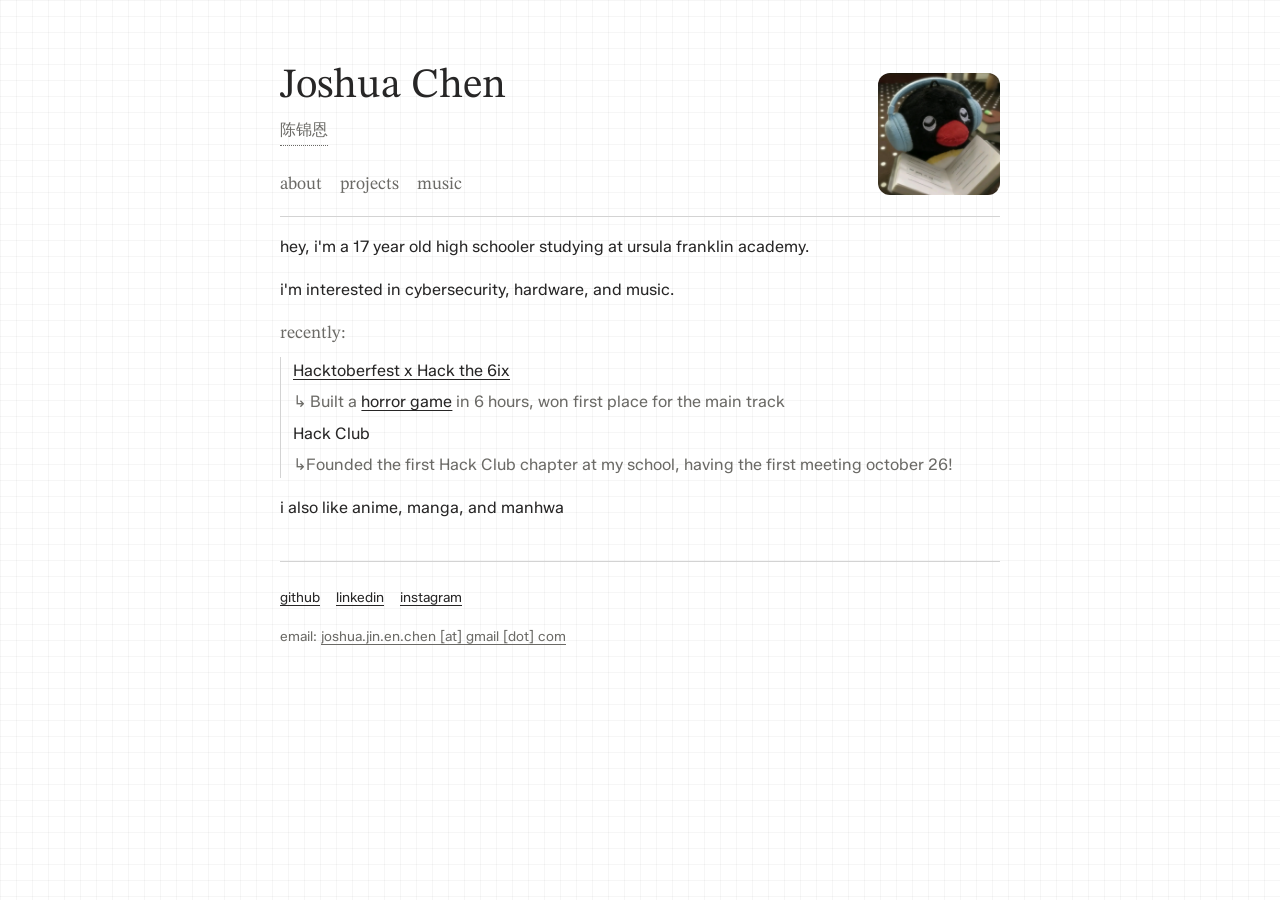
<file: index.html>
<!doctype html>
<html lang="en">
<head>
    <meta charset="utf-8">
    <meta name="viewport" content="width=device-width, initial-scale=1">
    <title> about · joshua </title>
    <link rel="stylesheet" href="/style.css">
    <link rel="icon" type="image/webp" href="/images/pingu.webp">
</head>
<body>
    <main>
        <header>
            <div class="intro">
                <div>
                    <h1>Joshua Chen</h1>
                    <p class="subtitle">陈锦恩</p>
                    <nav>
                    <a href="/" aria-current="page">about</a>
                    <a href="/projects/">projects</a>
                    <a href="/music/">music</a>
                  </nav>
                </div>
                <img class="avatar" src="/images/pingu.webp" alt="pingu">
            </div>
        </header>
        
        <section>
            <p>hey, i'm a 17 year old high schooler studying at ursula franklin academy.</p>
            <p>i'm interested in cybersecurity, hardware, and music.</p>

            <p class="label">recently:</p>
            <ul class="list">
                <li><a href="https://github.com/jinenchen/Trick-or-Treasure">Hacktoberfest x Hack the 6ix</a></li>
                <li class="note">↳ Built a <a href="https://trick-or-treasure.vercel.app/">horror game</a> in 6 hours, won first place for the main track</li>
                <li>Hack Club</li>
                <li class="note">↳Founded the first Hack Club chapter at my school, having the first meeting october 26!</li>
            </ul>
            <p>i also like anime, manga, and manhwa</p>
        </section>

        <footer>
            <ul class="socials">
                <li><a href="https://github.com/jinenchen">github</a></li>
                <li><a href="https://www.linkedin.com/in/joshua-chen-9aa263330/">linkedin</a></li>
                <li><a href="https://www.instagram.com/jinenchen/">instagram</a></li>
            </ul>
            <p class="email">email: <a href="mailto:joshua.jin.en.chen@gmail.com">joshua.jin.en.chen [at] gmail [dot] com</a></p>
        </footer>
    </main>
</body>
</html>
</file>
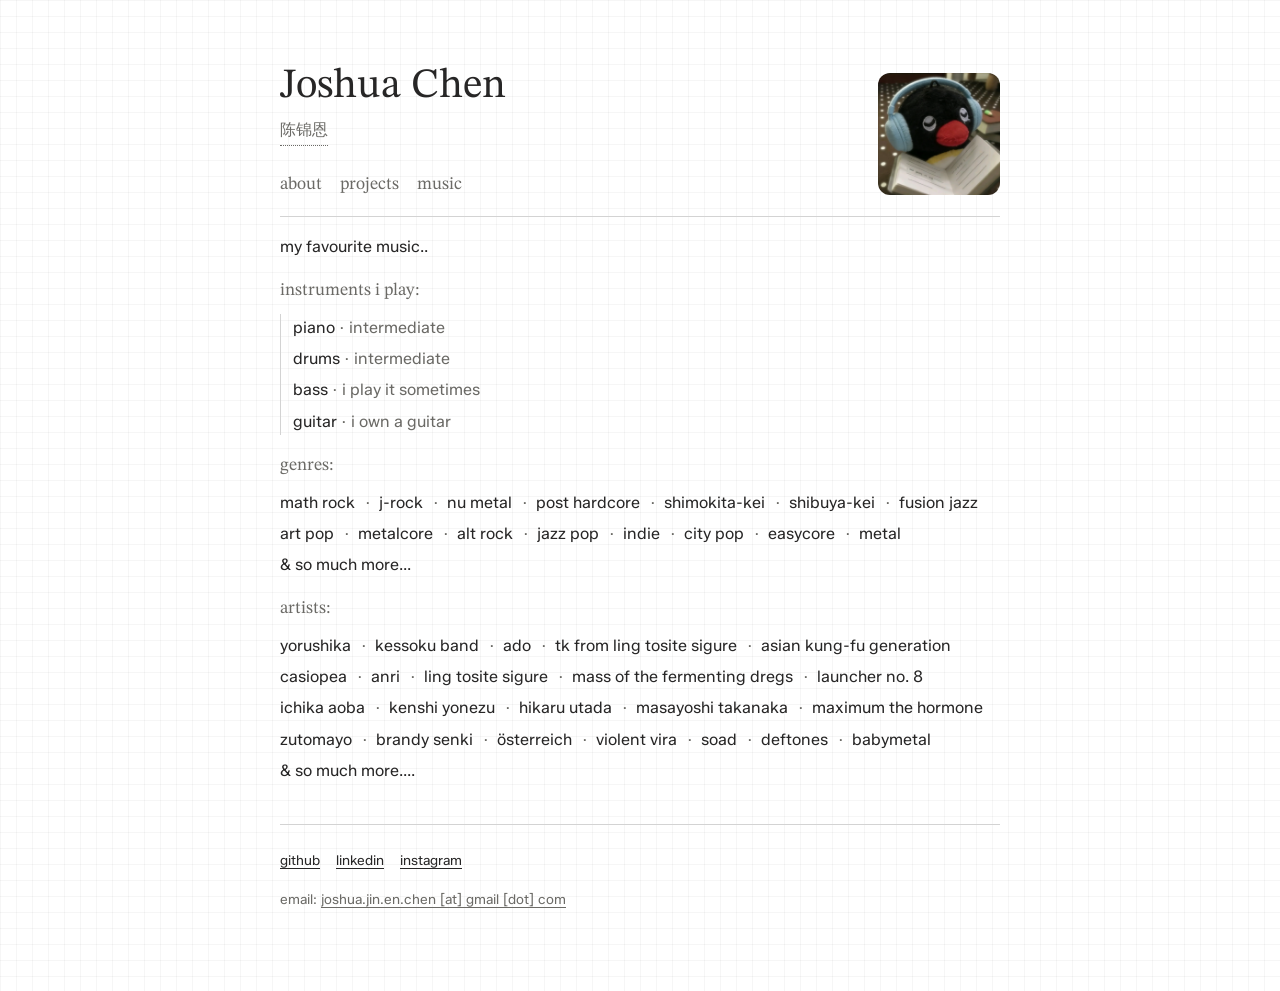
<file: music/index.html>
<!doctype html>
<html lang="en">
<head>
    <meta charset="utf-8">
    <meta name="viewport" content="width=device-width, initial-scale=1">
    <title> music · joshua </title>
    <link rel="stylesheet" href="/style.css">
    <link rel="icon" type="image/webp" href="/images/pingu.webp">
</head>
<body>
    <main>
        <header>
            <div class="intro">
                <div>
                    <h1>Joshua Chen</h1>
                    <p class="subtitle">陈锦恩</p>
                    <nav>
                    <a href="/">about</a>
                    <a href="/projects/">projects</a>
                    <a href="/music/" aria-current="page">music</a>
                  </nav>
                </div>
                <img class="avatar" src="../images/pingu.webp" alt="pingu">
            </div>
        </header>

        <section>
            <p>my favourite music..</p>

            <h2 class="label">instruments i play:</h2>
            <ul class="list">
                <li>piano <span class="note">· intermediate</span></li>
                <li>drums <span class="note">· intermediate</span></li>
                <li>bass <span class="note">· i play it sometimes</span></li>
                <li>guitar <span class="note">· i own a guitar</span></li>
            </ul>

            <h2 class="label">genres:</h2>
            <ul class="genres dots">
                <li>math rock</li>
                <li>j-rock</li>
                <li>nu metal</li>
                <li>post hardcore</li>
                <li>shimokita-kei</li>
                <li>shibuya-kei</li>
                <li>fusion jazz</li>
                <li>art pop</li>
                <li>metalcore</li>
                <li>alt rock</li>
                <li>jazz pop</li>
                <li>indie</li>
                <li>city pop</li>
                <li>easycore</li>
                <li>metal</li>
                <li>& so much more...</li>
            </ul>
            <h2 class="label">artists:</h2>
            <ul class="genres dots">
                <li>yorushika</li>
                <li>kessoku band</li>
                <li>ado</li>
                <li>tk from ling tosite sigure</li>
                <li>asian kung-fu generation</li>
                <li>casiopea</li>
                <li>anri</li>
                <li>ling tosite sigure</li>
                <li>mass of the fermenting dregs</li>
                <li>launcher no. 8</li>
                <li>ichika aoba</li>
                <li>kenshi yonezu</li>
                <li>hikaru utada</li>
                <li>masayoshi takanaka</li>
                <li>maximum the hormone</li>
                <li>zutomayo</li>
                <li>brandy senki</li>
                <li>österreich</li>
                <li>violent vira</li>
                <li>soad</li>
                <li>deftones</li>
                <li>babymetal</li>
                <li>& so much more....</li>
            </ul>
        </section>
        <footer>
            <ul class="socials">
                <li><a href="https://github.com/jinenchen">github</a></li>
                <li><a href="https://www.linkedin.com/in/joshua-chen-9aa263330/">linkedin</a></li>
                <li><a href="https://www.instagram.com/jinenchen/">instagram</a></li>
            </ul>
            <p class="email">email: <a href="mailto:joshua.jin.en.chen@gmail.com">joshua.jin.en.chen [at] gmail [dot] com</a></p>
        </footer>
    </main>
</body>
</html>
</file>
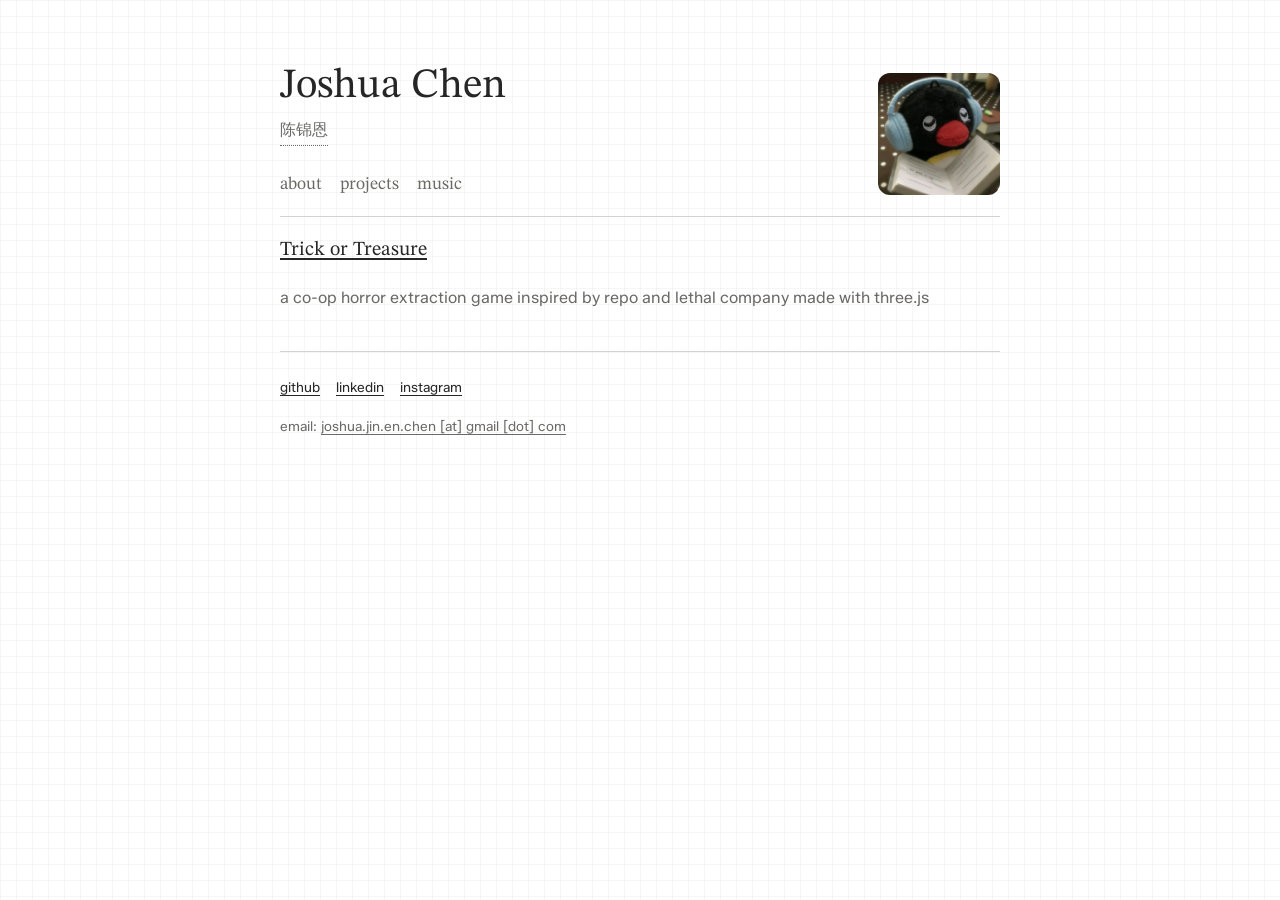
<file: projects/index.html>
<!doctype html>
<html lang="en">
<head>
    <meta charset="utf-8">
    <meta name="viewport" content="width=device-width, initial-scale=1">
    <title> projects · joshua </title>
    <link rel="stylesheet" href="/style.css">
    <link rel="icon" type="image/webp" href="/images/pingu.webp">
</head>
<body>
    <main>
        <header>
            <div class="intro">
                <div>
                    <h1>Joshua Chen</h1>
                    <p class="subtitle">陈锦恩</p>
                    <nav>
                    <a href="/">about</a>
                    <a href="/projects/" aria-current="page">projects</a>
                    <a href="/music/">music</a>
                  </nav>
                </div>
                <img class="avatar" src="../images/pingu.webp" alt="pingu">
            </div>
        </header>

        <section>
            <div class="item">
                <h2><a href="https://github.com/jinenchen/Trick-or-Treasure">Trick or Treasure</a></h2>
                <p>a co-op horror extraction game inspired by repo and lethal company made with three.js</p>
            </div>
        </section>

         <footer>
            <ul class="socials">
                <li><a href="https://github.com/jinenchen">github</a></li>
                <li><a href="https://www.linkedin.com/in/joshua-chen-9aa263330/">linkedin</a></li>
                <li><a href="https://www.instagram.com/jinenchen/">instagram</a></li>
            </ul>
            <p class="email">email: <a href="mailto:joshua.jin.en.chen@gmail.com">joshua.jin.en.chen [at] gmail [dot] com</a></p>
        </footer>
    </main>
</body>
</file>
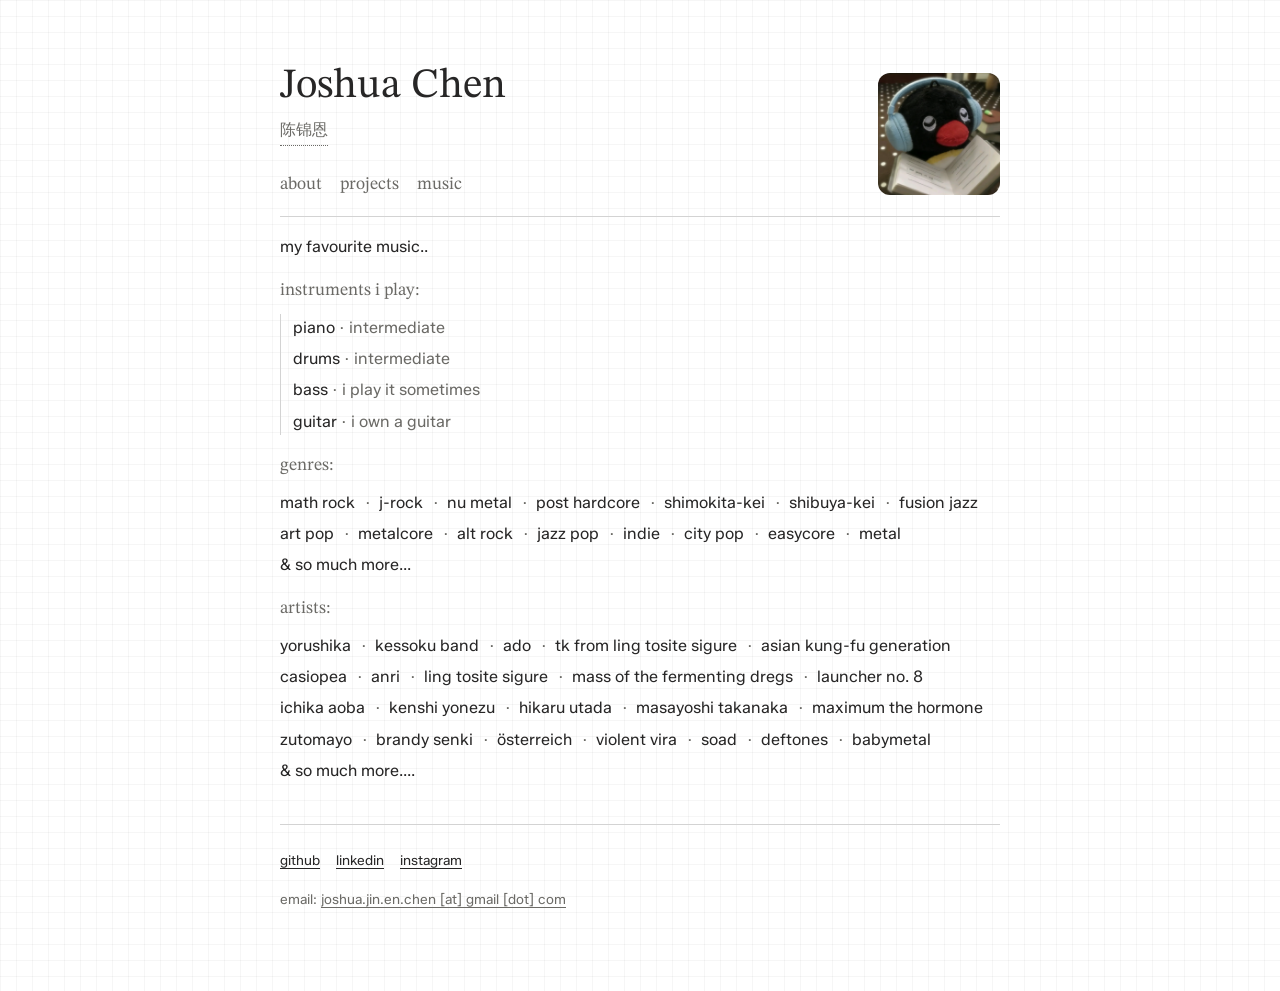
<file: music.html>
<!doctype html>
<html lang="en">
<head>
    <meta charset="utf-8">
    <meta name="viewport" content="width=device-width, initial-scale=1">
    <title> music · joshua </title>
    <link rel="stylesheet" href="style.css">
    <link rel="icon" type="image/webp" href="images/pingu.webp">

</head>
<body>
    <main>
        <header>
            <div class="intro">
                <div>
                    <h1>Joshua Chen</h1>
                    <p class="subtitle">陈锦恩</p>
                    <nav>
                    <a href="index.html" aria-current="page">about</a>
                    <a href="projects.html">projects</a>
                    <a href="music.html">music</a>
                    </nav>
                </div>
                <img class="avatar" src="images\pingu.webp" alt="pingu">
            </div>
        </header>

        <section>
            <p>my favourite music..</p>

            <h2 class="label">instruments i play:</h2>
            <ul class="list">
                <li>piano <span class="note">· intermediate</span></li>
                <li>drums <span class="note">· intermediate</span></li>
                <li>bass <span class="note">· i play it sometimes</span></li>
                <li>guitar <span class="note">· i own a guitar</span></li>
            </ul>

            <h2 class="label">genres:</h2>
            <ul class="genres dots">
                <li>math rock</li>
                <li>j-rock</li>
                <li>nu metal</li>
                <li>post hardcore</li>
                <li>shimokita-kei</li>
                <li>shibuya-kei</li>
                <li>fusion jazz</li>
                <li>art pop</li>
                <li>metalcore</li>
                <li>alt rock</li>
                <li>jazz pop</li>
                <li>indie</li>
                <li>city pop</li>
                <li>easycore</li>
                <li>metal</li>
                <li>& so much more...</li>
            </ul>
            <h2 class="label">artists:</h2>
            <ul class="genres dots">
                <li>yorushika</li>
                <li>kessoku band</li>
                <li>ado</li>
                <li>tk from ling tosite sigure</li>
                <li>asian kung-fu generation</li>
                <li>casiopea</li>
                <li>anri</li>
                <li>ling tosite sigure</li>
                <li>mass of the fermenting dregs</li>
                <li>launcher no. 8</li>
                <li>ichika aoba</li>
                <li>kenshi yonezu</li>
                <li>hikaru utada</li>
                <li>masayoshi takanaka</li>
                <li>maximum the hormone</li>
                <li>zutomayo</li>
                <li>brandy senki</li>
                <li>österreich</li>
                <li>violent vira</li>
                <li>soad</li>
                <li>deftones</li>
                <li>babymetal</li>
                <li>& so much more....</li>
            </ul>
        </section>
        <footer>
            <ul class="socials">
                <li><a href="https://github.com/jinenchen">github</a></li>
                <li><a href="https://www.linkedin.com/in/joshua-chen-9aa263330/">linkedin</a></li>
                <li><a href="https://www.instagram.com/jinenchen/">instagram</a></li>
            </ul>
            <p class="email">email: <a href="mailto:joshua.jin.en.chen@gmail.com">joshua.jin.en.chen [at] gmail [dot] com</a></p>
        </footer>
    </main>
</body>
</html>
</file>
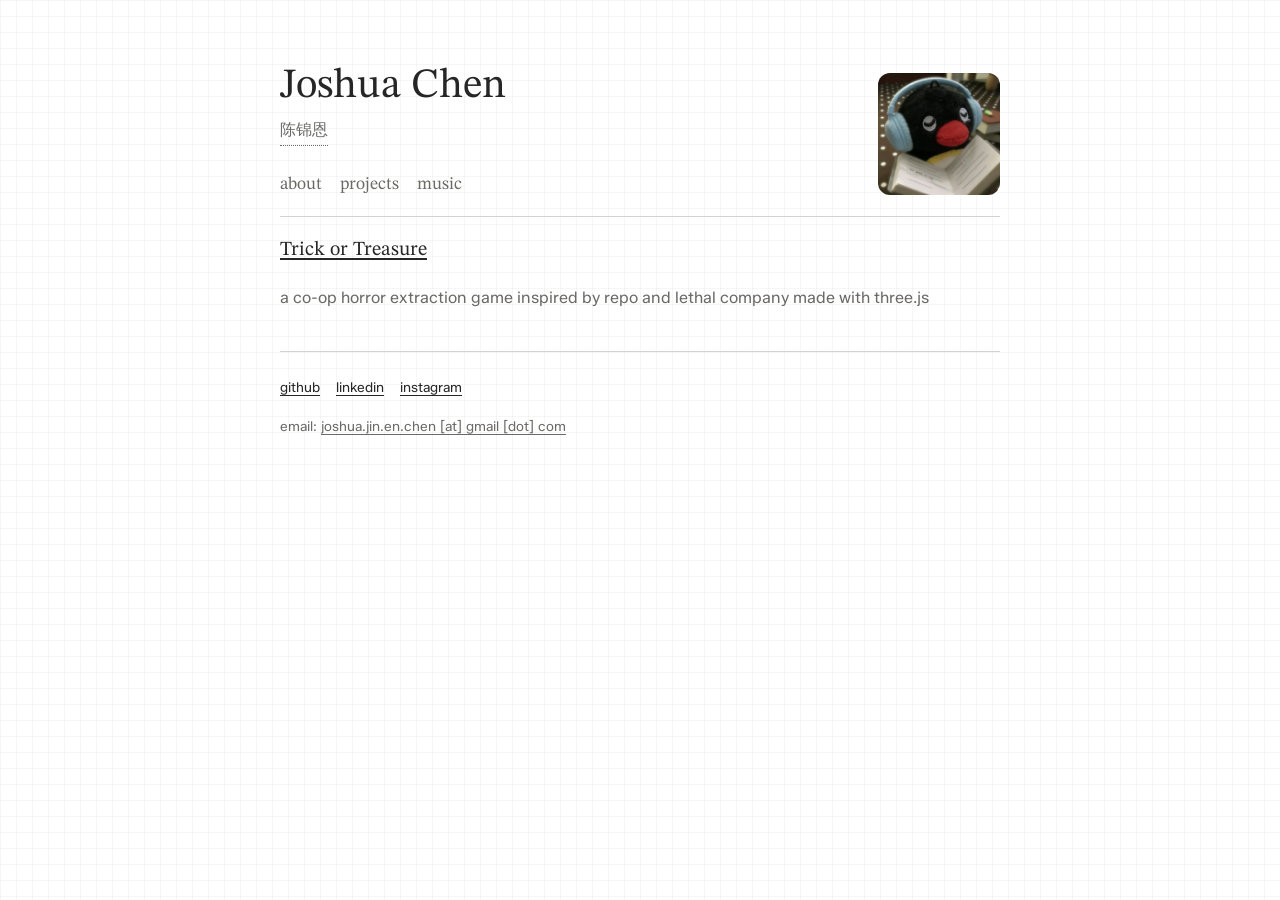
<file: projects.html>
<!DOCTYPE html>
<html lang="en">
    <head>
    <meta charset="utf-8">
    <meta name="viewport" content="width=device-width, initial-scale=1">
    <title> projects · joshua </title>
    <link rel="stylesheet" href="style.css">
    <link rel="icon" type="image/webp" href="images/pingu.webp">

    
</head>
<body>
    <main>
        <header>
            <div class="intro">
                <div>
                    <h1>Joshua Chen</h1>
                    <p class="subtitle">陈锦恩</p>
                    <nav>
                    <a href="index.html" aria-current="page">about</a>
                    <a href="projects.html">projects</a>
                    <a href="music.html">music</a>
                    </nav>
                </div>
                <img class="avatar" src="images\pingu.webp" alt="pingu">
            </div>
        </header>

        <section>
            <div class="item">
                <h2><a href="https://github.com/jinenchen/Trick-or-Treasure">Trick or Treasure</a></h2>
                <p>a co-op horror extraction game inspired by repo and lethal company made with three.js</p>
            </div>
        </section>

         <footer>
            <ul class="socials">
                <li><a href="https://github.com/jinenchen">github</a></li>
                <li><a href="https://www.linkedin.com/in/joshua-chen-9aa263330/">linkedin</a></li>
                <li><a href="https://www.instagram.com/jinenchen/">instagram</a></li>
            </ul>
            <p class="email">email: <a href="mailto:joshua.jin.en.chen@gmail.com">joshua.jin.en.chen [at] gmail [dot] com</a></p>
        </footer>
    </main>
</body>
</file>
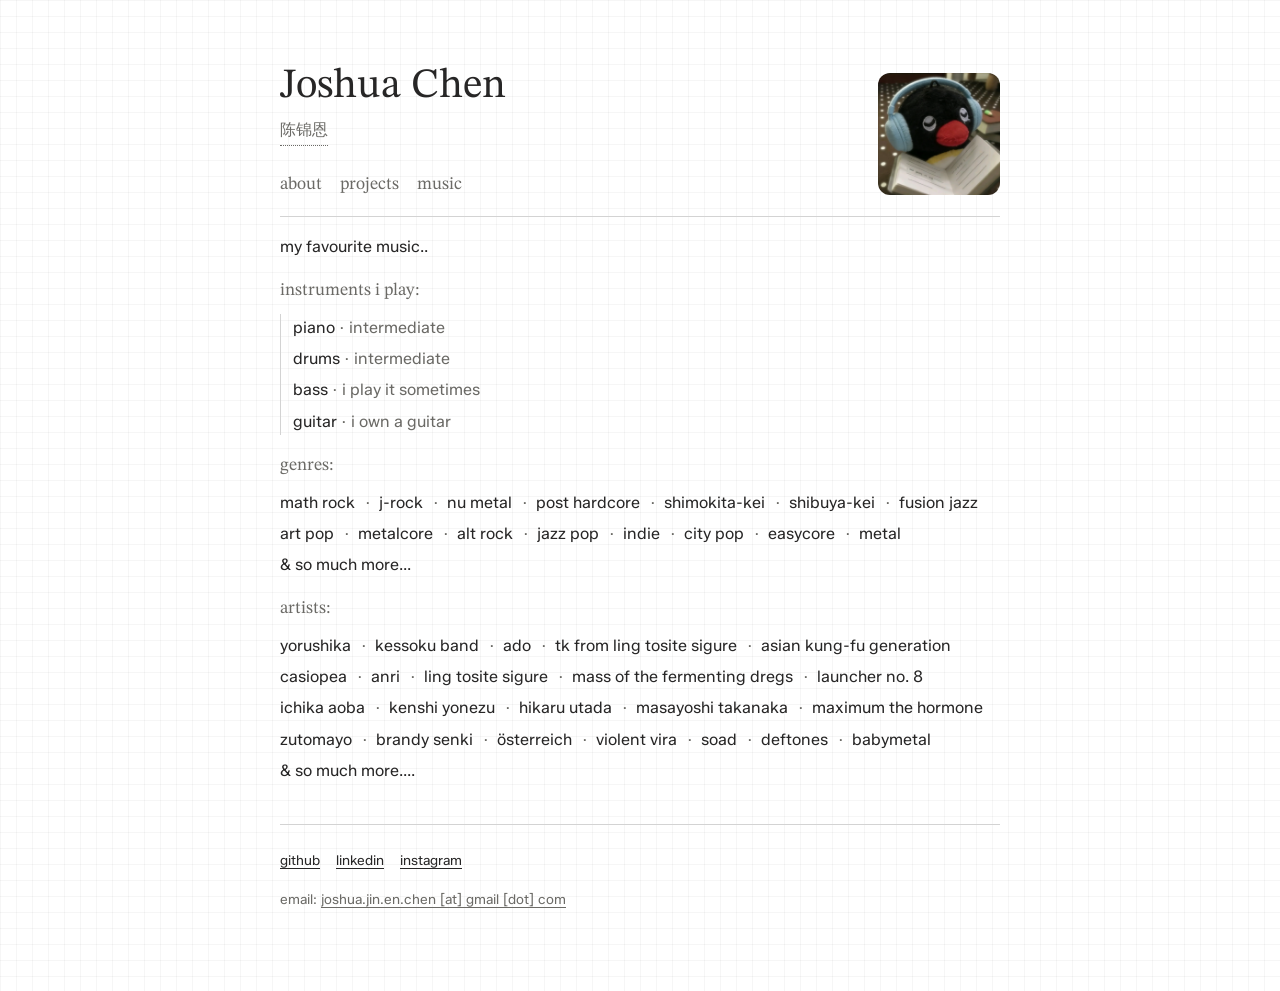
<file: music/music.html>
<!doctype html>
<html lang="en">
<head>
    <meta charset="utf-8">
    <meta name="viewport" content="width=device-width, initial-scale=1">
    <title> music · joshua </title>
    <link rel="stylesheet" href="../style.css">
    <link rel="icon" type="image/webp" href="images/pingu.webp">

</head>
<body>
    <main>
        <header>
            <div class="intro">
                <div>
                    <h1>Joshua Chen</h1>
                    <p class="subtitle">陈锦恩</p>
                    <nav>
                    <a href="../about/index.html" >about</a>
                    <a href="../projects/projects.html">projects</a>
                    <a href="../music/music.html" aria-current="page">music</a>
                    </nav>
                </div>
                <img class="avatar" src="../images/pingu.webp" alt="pingu">
            </div>
        </header>

        <section>
            <p>my favourite music..</p>

            <h2 class="label">instruments i play:</h2>
            <ul class="list">
                <li>piano <span class="note">· intermediate</span></li>
                <li>drums <span class="note">· intermediate</span></li>
                <li>bass <span class="note">· i play it sometimes</span></li>
                <li>guitar <span class="note">· i own a guitar</span></li>
            </ul>

            <h2 class="label">genres:</h2>
            <ul class="genres dots">
                <li>math rock</li>
                <li>j-rock</li>
                <li>nu metal</li>
                <li>post hardcore</li>
                <li>shimokita-kei</li>
                <li>shibuya-kei</li>
                <li>fusion jazz</li>
                <li>art pop</li>
                <li>metalcore</li>
                <li>alt rock</li>
                <li>jazz pop</li>
                <li>indie</li>
                <li>city pop</li>
                <li>easycore</li>
                <li>metal</li>
                <li>& so much more...</li>
            </ul>
            <h2 class="label">artists:</h2>
            <ul class="genres dots">
                <li>yorushika</li>
                <li>kessoku band</li>
                <li>ado</li>
                <li>tk from ling tosite sigure</li>
                <li>asian kung-fu generation</li>
                <li>casiopea</li>
                <li>anri</li>
                <li>ling tosite sigure</li>
                <li>mass of the fermenting dregs</li>
                <li>launcher no. 8</li>
                <li>ichika aoba</li>
                <li>kenshi yonezu</li>
                <li>hikaru utada</li>
                <li>masayoshi takanaka</li>
                <li>maximum the hormone</li>
                <li>zutomayo</li>
                <li>brandy senki</li>
                <li>österreich</li>
                <li>violent vira</li>
                <li>soad</li>
                <li>deftones</li>
                <li>babymetal</li>
                <li>& so much more....</li>
            </ul>
        </section>
        <footer>
            <ul class="socials">
                <li><a href="https://github.com/jinenchen">github</a></li>
                <li><a href="https://www.linkedin.com/in/joshua-chen-9aa263330/">linkedin</a></li>
                <li><a href="https://www.instagram.com/jinenchen/">instagram</a></li>
            </ul>
            <p class="email">email: <a href="mailto:joshua.jin.en.chen@gmail.com">joshua.jin.en.chen [at] gmail [dot] com</a></p>
        </footer>
    </main>
</body>
</html>
</file>
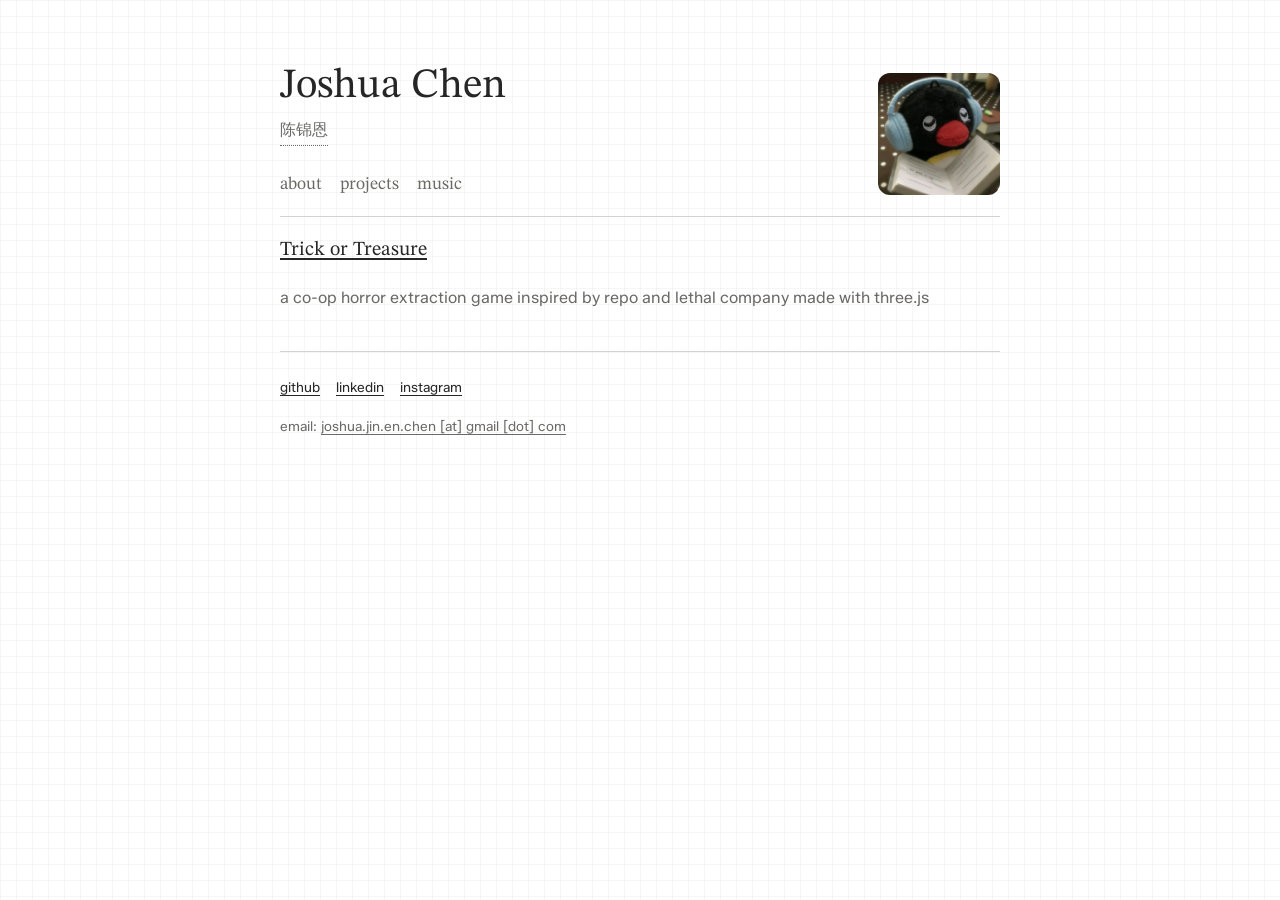
<file: projects/projects.html>
<!DOCTYPE html>
<html lang="en">
    <head>
    <meta charset="utf-8">
    <meta name="viewport" content="width=device-width, initial-scale=1">
    <title> projects · joshua </title>
    <link rel="stylesheet" href="../style.css">
    <link rel="icon" type="image/webp" href="images/pingu.webp">

    
</head>
<body>
    <main>
        <header>
            <div class="intro">
                <div>
                    <h1>Joshua Chen</h1>
                    <p class="subtitle">陈锦恩</p>
                    <nav>
                    <a href="../about/index.html" >about</a>
                    <a href="../projects/projects.html">projects</a>
                    <a href="../music/music.html" aria-current="page">music</a>
                    </nav>
                </div>
                <img class="avatar" src="../images/pingu.webp" alt="pingu">
            </div>
        </header>

        <section>
            <div class="item">
                <h2><a href="https://github.com/jinenchen/Trick-or-Treasure">Trick or Treasure</a></h2>
                <p>a co-op horror extraction game inspired by repo and lethal company made with three.js</p>
            </div>
        </section>

         <footer>
            <ul class="socials">
                <li><a href="https://github.com/jinenchen">github</a></li>
                <li><a href="https://www.linkedin.com/in/joshua-chen-9aa263330/">linkedin</a></li>
                <li><a href="https://www.instagram.com/jinenchen/">instagram</a></li>
            </ul>
            <p class="email">email: <a href="mailto:joshua.jin.en.chen@gmail.com">joshua.jin.en.chen [at] gmail [dot] com</a></p>
        </footer>
    </main>
</body>
</file>
<file: style.css>
@import url("https://fonts.googleapis.com/css2?family=STIX+Two+Text:ital,wght@0,400..700;1,400..700&family=Zalando+Sans:wght@200..900&display=swap");
:root{
    --text: #272626;
    --muted: #6b6a66;
    --line: #d3d3d3;
    --bg: #fff;
    --grid: rgba(0, 0, 0, 0.035);
    --serif: "STIX Two Text", "Iowan Old Style", Georgia, serif;
    --sans: "Zalando Sans", -apple-system, BlinkMacSystemFont, "Segoe UI", system-ui, sans-serif;
}

body{
    margin: 0;
    color: var(--text);
    background-image:
        linear-gradient(var(--grid) 1px, transparent 1px),
        linear-gradient(90deg, var(--grid) 1px, transparent 1px);
    background-size: 16px 16px;
    background-color: var(--bg);
    font-family: var(--sans);
    font-size: 16px;
    line-height: 1.7;
}

main {
  max-width: 720px;
  margin: 0 auto;
  padding: 64px 16px;
}

a { 
    color: var(--text); text-underline-offset: 3px; 
}
a:hover { 
    color: var(--muted); 
}

.avatar{
  width: 122px;
  height: 122px;
  margin-bottom: 5px;
  object-fit: cover;   
  border-radius: 12px;
  flex-shrink: 0;
}

.intro {
  display: flex;
  justify-content: space-between;
  align-items: flex-end;
  gap: 16px;
  padding-bottom: 16px;
  border-bottom: 1px solid var(--line);
}

h1 {
  font-family: var(--serif);
  font-weight: 400;
  font-size: 2.6rem;
  line-height: 1.1;
  margin: 0;
}

h2 {
  font-family: var(--serif);
  font-weight: 400;
  font-size: 1.25rem;
  margin: 16;
}
.subtitle {
    font-family: var(--serif);
    color: var(--muted);
    margin: 8px 0 0;
    border-bottom: 1px dotted var(--muted);
    display: inline-block;
}

.label{
    font-family: var(--serif);
    color: var(--muted);
    font-size: 1.1rem;
    margin: 16px 0 8px;
}

.list{
    list-style: none;
    margin: 0;
    padding: 0 0 0 12px;
    border-left: 1px solid var(--line);
}
.list li { 
    margin: 4px 0; 
}

.note{ 
    color: var(--muted)
}

nav {
  font-family: var(--serif);
  font-size: 1.1rem;
  display: flex;
  flex-wrap: wrap;
  gap: 4px 18px;
  margin-top: 24px;
}
nav a { 
    color: var(--muted); text-decoration: none; 
}
nav a:hover {
     color: var(--text); 
    }

.item p { 
    margin: 2px 0 0; color: var(--muted); 
}

footer {
  margin-top: 40px;
  padding-top: 24px;
  border-top: 1px solid var(--line);
  font-size: 0.85rem;
}

.socials {
  display: flex;        
  flex-wrap: wrap;      
  gap: 4px 16px;     
  margin: 0;
  padding: 0;           
  list-style: none;     
}

.genres {
  display: flex;        
  flex-wrap: wrap;      
  gap: 4px 16px;     
  margin: 0;
  padding: 0;           
  list-style: none;     
}
.genres.dots{
    gap: 4px 24px; overflow: hidden;
}
.dots li {
    position: relative;
}
.dots li + li::before {
    content: "\00B7";
    position: absolute;
    left: -14px;
    color: var(--muted);
}

.email { color: var(--muted); margin: 16px 0; }
.email a { color: var(--muted); }
@media(prefers-color-scheme: dark) {
    :root{
        --text: #e8e6e1;
        --muted: #9a988f;
        --line: #2e2d2a;
        --bg: #141412;
        --grid: rgba(255, 255, 255, 0.04);
    }
}
</file>
